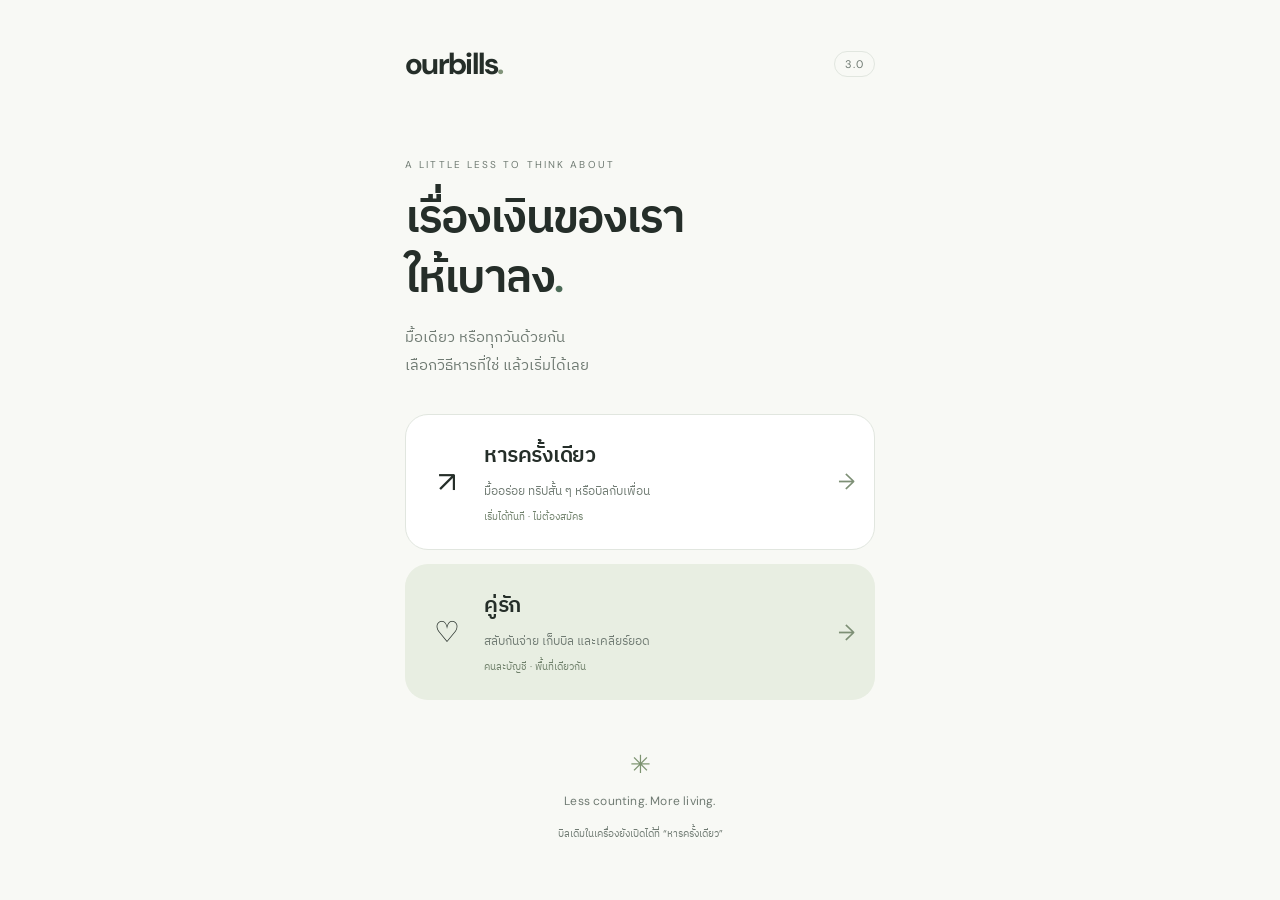
<file: index.html>
<!doctype html>
<html lang="th"><head><meta charset="utf-8"><meta name="viewport" content="width=device-width,initial-scale=1,viewport-fit=cover"><meta name="theme-color" content="#f8f9f5"><meta name="description" content="หารบิลครั้งเดียว หรือเก็บค่าใช้จ่ายด้วยกันในพื้นที่คู่รัก"><title>ourbills — ค่าใช้จ่ายที่เบาลง เมื่อแบ่งกัน</title><link rel="icon" href="shared-icon.svg" type="image/svg+xml"><link rel="apple-touch-icon" href="apple-touch-icon.png"><link rel="manifest" href="manifest.webmanifest"><link rel="stylesheet" href="shared.css"></head>
<body class="entry-page"><main class="entry-shell"><header><a href="/" class="brand">ourbills<span>.</span></a><span class="version">3.0</span></header><div class="eyebrow">A LITTLE LESS TO THINK ABOUT</div><h1 class="entry-title">เรื่องเงินของเรา<br>ให้เบาลง<span class="positive">.</span></h1><p class="entry-intro">มื้อเดียว หรือทุกวันด้วยกัน<br>เลือกวิธีหารที่ใช่ แล้วเริ่มได้เลย</p><div class="mode-list"><a class="mode-card" href="/split"><span class="mode-icon" aria-hidden="true">↗</span><span class="mode-body"><strong>หารครั้งเดียว</strong><span>มื้ออร่อย ทริปสั้น ๆ หรือบิลกับเพื่อน</span><small>เริ่มได้ทันที · ไม่ต้องสมัคร</small></span><span class="mode-arrow" aria-hidden="true">→</span></a><a class="mode-card couple-card" href="/shared"><span class="mode-icon" aria-hidden="true">♡</span><span class="mode-body"><strong>คู่รัก</strong><span>สลับกันจ่าย เก็บบิล และเคลียร์ยอด</span><small>คนละบัญชี · พื้นที่เดียวกัน</small></span><span class="mode-arrow" aria-hidden="true">→</span></a></div><footer class="entry-footer"><span class="tiny-mark">✳</span><p>Less counting. More living.</p><small>บิลเดิมในเครื่องยังเปิดได้ที่ “หารครั้งเดียว”</small></footer></main></body></html>
</file>
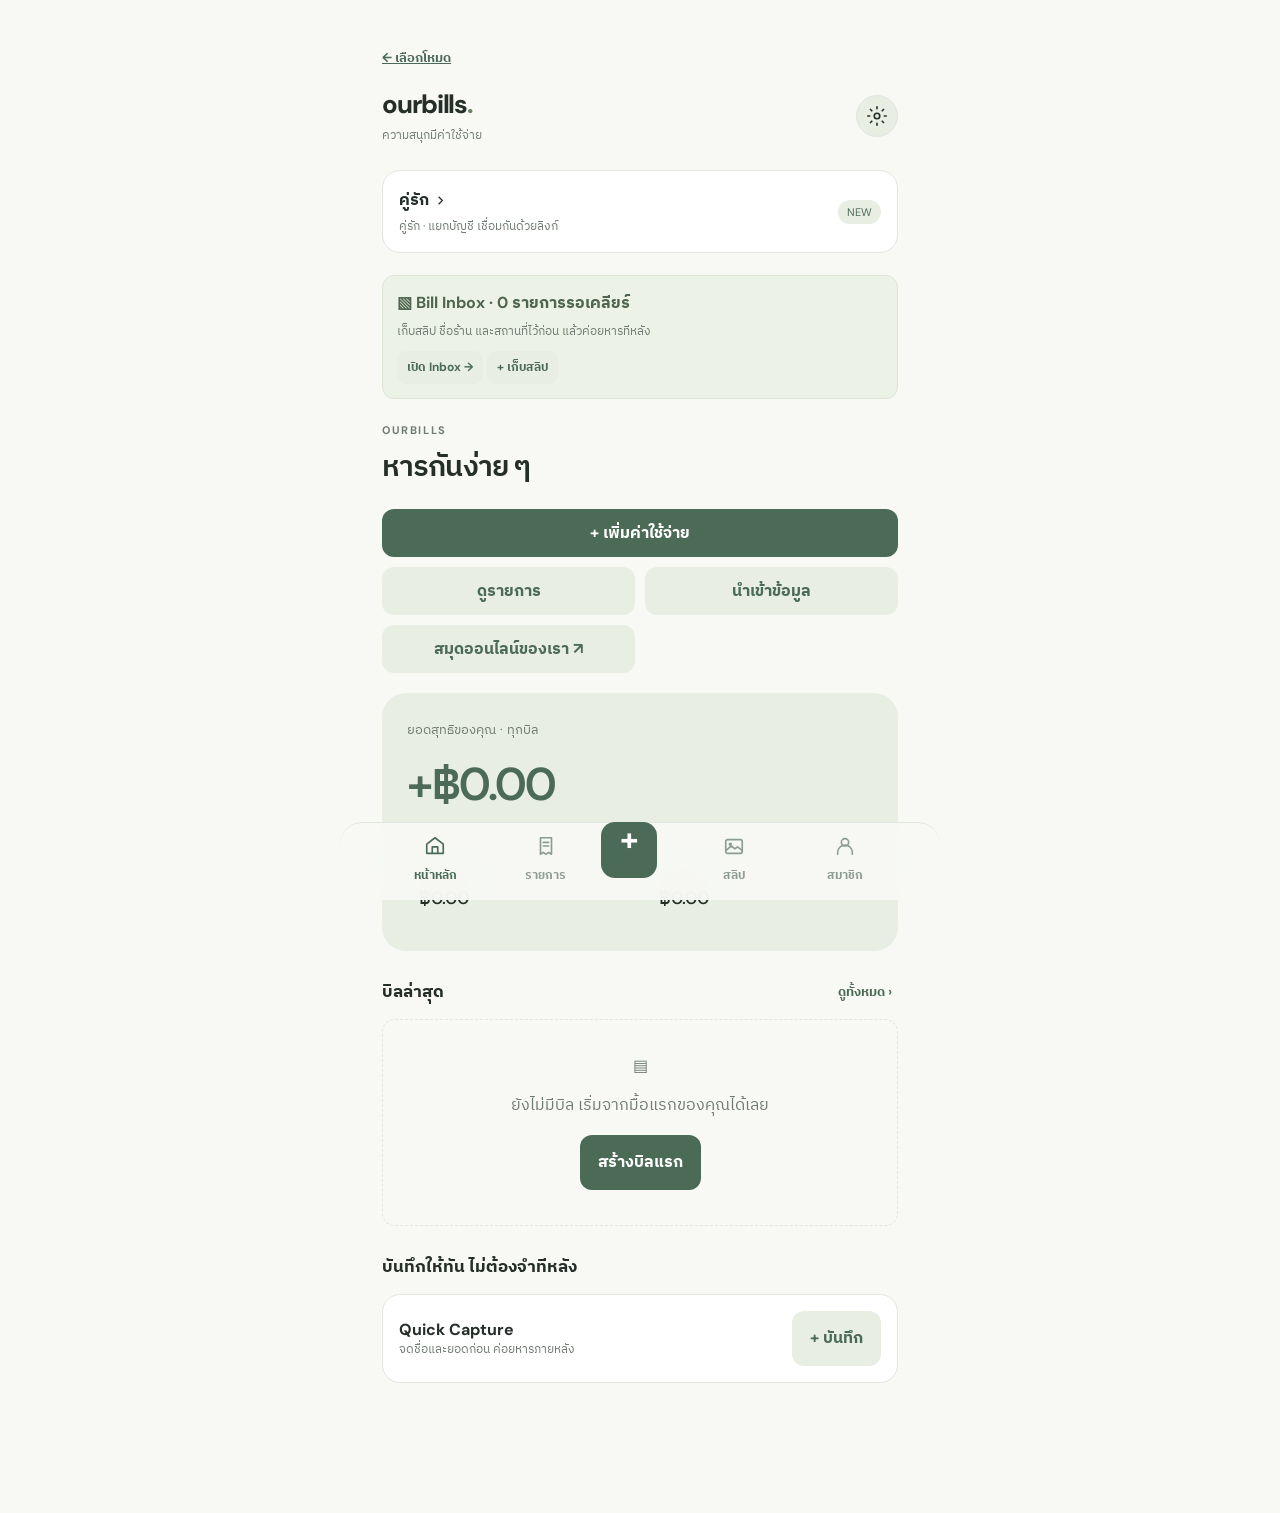
<file: split.html>
<!doctype html><html lang="th"><head><meta charset="utf-8"><meta name="viewport" content="width=device-width,initial-scale=1,viewport-fit=cover"><meta name="theme-color" content="#f8f9f5"><meta name="apple-mobile-web-app-capable" content="yes"><title>#ourbills — ความสนุกมีค่าใช้จ่าย</title><link rel="manifest" href="manifest.webmanifest"><link rel="apple-touch-icon" sizes="180x180" href="apple-touch-icon.png"><link rel="icon" type="image/svg+xml" href="ourbills-mark.svg"><link rel="icon" type="image/png" sizes="192x192" href="icon-192.png"><meta name="apple-mobile-web-app-title" content="ourbills"><meta name="apple-mobile-web-app-status-bar-style" content="black-translucent"><style>
@import url('https://fonts.googleapis.com/css2?family=IBM+Plex+Sans+Thai:wght@400;500;600;700&family=DM+Sans:wght@400;500;600;700;800&display=swap');
:root{--bg:#f7f6f1;--paper:#fff;--ink:#183b32;--muted:#83908a;--line:#e8ebe5;--accent:#235747;--gold:#d99b53;--red:#bd5b4e;--soft:#e9f0eb;--shadow:0 12px 35px #163b3010}*{box-sizing:border-box}body{margin:0;background:var(--bg);color:var(--ink);font-family:'DM Sans','IBM Plex Sans Thai',sans-serif;-webkit-font-smoothing:antialiased}button,input,select,textarea{font:inherit}button{cursor:pointer}button:disabled{opacity:.45;cursor:not-allowed}.shell{max-width:520px;margin:auto;min-height:100dvh;padding:24px 18px 116px}.top{display:flex;align-items:center;justify-content:space-between;margin-bottom:25px}.brand{font-size:26px;letter-spacing:-1.3px;font-weight:800}.tagline{font-size:12px;color:var(--muted)}.avatar{width:42px;height:42px;border-radius:15px;background:#e4ebe4;display:grid;place-items:center;font-size:21px}.eyebrow{font-size:11px;font-weight:700;letter-spacing:1.6px;color:#83968a;text-transform:uppercase}.heading{font-size:26px;letter-spacing:-.8px;margin:7px 0 18px}.hero{background:var(--accent);border-radius:26px;color:#fff;padding:24px;position:relative;overflow:hidden;box-shadow:var(--shadow)}.hero:after{content:'✳';font-size:160px;position:absolute;right:-30px;top:-70px;opacity:.08}.hero small{color:#d1dfd7}.big{font-size:39px;letter-spacing:-1.7px;font-weight:800;margin:8px 0 20px}.hero-stats{display:flex;gap:14px}.hero-stats>div{flex:1;background:#ffffff13;border-radius:14px;padding:12px}.hero-stats b{display:block;font-size:18px;margin-top:4px}.section{display:flex;align-items:center;justify-content:space-between;margin:27px 0 13px}.section h2{font-size:17px;margin:0}.link{border:0;background:none;color:var(--accent);font-weight:700;font-size:13px}.card{background:var(--paper);border:1px solid var(--line);border-radius:19px;padding:16px;box-shadow:0 2px 9px #163b3006;margin-bottom:10px}.bill{display:flex;align-items:center;gap:13px;width:100%;text-align:left;color:inherit}.bill-icon{width:46px;height:46px;border-radius:15px;background:#f1f1e9;display:grid;place-items:center;font-size:23px;flex-shrink:0}.bill-main{flex:1;min-width:0}.bill-main b{display:block;overflow:hidden;text-overflow:ellipsis;white-space:nowrap}.bill-main small,.muted{color:var(--muted);font-size:12px}.amount{font-weight:800;font-size:16px}.positive{color:#27775d}.negative{color:var(--red)}.empty{padding:35px 18px;text-align:center;color:var(--muted);background:#fff;border:1px dashed #d9e1d9;border-radius:20px}.nav{position:fixed;bottom:0;left:0;right:0;background:#ffffffee;backdrop-filter:blur(18px);border-top:1px solid var(--line);padding:9px 12px max(12px,env(safe-area-inset-bottom));display:flex;justify-content:center;z-index:30}.nav-inner{width:min(520px,100%);display:grid;grid-template-columns:1fr 1fr 78px 1fr 1fr;align-items:center}.nav button{border:0;background:none;color:#8d9c93;font-size:11px;font-weight:700;display:grid;justify-items:center;gap:3px}.nav button.active{color:var(--accent)}.nav .ico{font-size:23px}.nav .plus{width:56px;height:56px;border-radius:20px;background:var(--accent);color:white;font-size:32px;line-height:1;box-shadow:0 6px 18px #1b4c3c35;transform:translateY(-10px)}.btn{border:0;border-radius:14px;padding:14px 18px;font-weight:700;background:var(--accent);color:#fff}.btn.secondary{background:var(--soft);color:var(--accent)}.btn.ghost{background:#f5f5f1;color:var(--ink)}.btn.danger{background:#fcecea;color:var(--red)}.full{width:100%}.row{display:flex;align-items:center;gap:10px}.between{justify-content:space-between}.stack{display:grid;gap:12px}.field{display:grid;gap:7px}.field label{font-size:12px;color:#647a6e;font-weight:700}.field input,.field select,.field textarea{width:100%;border:1px solid #e1e7df;background:#fbfcfa;border-radius:13px;padding:13px;color:var(--ink);outline:0;min-width:0}.field input:focus,.field select:focus,.field textarea:focus{border-color:#7a9f88}.chips{display:flex;gap:7px;flex-wrap:wrap}.chip{border:1px solid #dce6dd;background:#fff;border-radius:30px;padding:8px 12px;font-size:12px;color:var(--ink)}.chip.selected{background:var(--accent);color:white;border-color:var(--accent)}.sheet-back{position:fixed;inset:0;background:#142d2688;z-index:40;display:flex;align-items:flex-end;justify-content:center}.sheet{width:min(520px,100%);max-height:94dvh;overflow:auto;background:var(--bg);border-radius:26px 26px 0 0;padding:20px 19px max(25px,env(safe-area-inset-bottom));box-shadow:0 -12px 40px #0002}.sheet-head{display:flex;justify-content:space-between;align-items:center;margin-bottom:19px}.sheet-head h2{margin:0;font-size:21px}.x{border:0;background:#e9ede7;border-radius:50%;width:32px;height:32px;color:var(--ink)}.person{display:flex;justify-content:space-between;align-items:center;border:1px solid var(--line);background:#fff;padding:11px 12px;border-radius:12px}.person input[type=checkbox]{width:20px;height:20px;accent-color:var(--accent)}.split-grid{display:grid;grid-template-columns:1fr 110px;align-items:center;gap:8px}.split-grid input{width:100%;padding:9px;border-radius:10px;border:1px solid var(--line)}.subtle{font-size:12px;color:var(--muted)}.tabs{display:flex;background:#e9eee8;padding:4px;border-radius:13px;gap:3px}.tabs button{flex:1;border:0;border-radius:10px;background:transparent;padding:10px 6px;font-size:12px;font-weight:700;color:#637a6c}.tabs button.active{background:white;color:var(--ink);box-shadow:0 2px 5px #0001}.divider{border-top:1px solid var(--line);margin:13px 0}.receipt{max-width:100%;max-height:150px;object-fit:contain;border-radius:12px}.pill{font-size:11px;padding:5px 9px;border-radius:30px;background:#e9f2e9;color:#347353}.alert{background:#fff4e4;border:1px solid #f0dcbb;padding:12px;border-radius:12px;color:#91642e;font-size:12px}.settle{background:#edf4ef;border-radius:15px;padding:13px;margin:9px 0}.smallbtn{border:0;border-radius:9px;padding:7px 10px;background:#e6ede7;color:var(--accent);font-weight:700;font-size:12px}.listline{padding:12px 0;border-bottom:1px solid var(--line)}.listline:last-child{border:0}.stat{font-size:13px}.stat strong{font-size:21px;display:block}.hidden{display:none!important}body.dark{--bg:#121a17;--paper:#1d2923;--ink:#f2f6f1;--muted:#a0aea5;--line:#334138;--soft:#2a4135;--accent:#356d57}body.dark .field input,body.dark .field select,body.dark .field textarea,body.dark .chip,body.dark .person,body.dark .tabs button.active{background:#25342b;color:#fff}body.dark .nav{background:#1b2721ee}body.dark .empty{background:#1d2923}body.dark .hero{background:#254d3d}body.dark .tabs{background:#29372e}@media(min-width:720px){.shell{padding-top:36px}.nav{left:50%;right:auto;width:520px;transform:translateX(-50%);border-radius:22px 22px 0 0}}
@media(max-width:390px){.brand{font-size:23px}.brand img{width:30px!important;height:30px!important}}

.inbox-toolbar{display:flex;gap:8px;margin:12px 0 18px}.inbox-toolbar .btn{flex:1}.inbox-card{display:grid;grid-template-columns:66px 1fr;gap:12px;align-items:start}.inbox-thumb{width:66px;height:72px;object-fit:cover;border-radius:12px;background:var(--soft)}.inbox-thumb.blank{display:grid;place-items:center;font-size:26px}.inbox-meta{min-width:0}.inbox-meta b{display:block;overflow:hidden;text-overflow:ellipsis;white-space:nowrap}.inbox-actions{display:flex;gap:7px;flex-wrap:wrap;margin-top:9px}.inbox-actions button{font-size:11px}.preview-large{width:100%;max-height:50vh;object-fit:contain;border-radius:15px;background:var(--soft)}.form-two{display:grid;grid-template-columns:1fr 1fr;gap:9px}.inbox-banner{background:#fff3df;border-radius:18px;padding:14px;margin:12px 0;color:#7c592b}.inbox-count{font-weight:800;color:var(--accent)}body.dark .inbox-banner{background:#3b3224;color:#efc88d}

/* ourbills charcoal / electric lime */
:root,body.dark{color-scheme:dark;--bg:#f8f9f5;--paper:#1e211f;--ink:#f5f2eb;--muted:#9da49e;--line:#343a35;--accent:#4c6b57;--gold:#4c6b57;--red:#ff9b91;--soft:#293025;--shadow:none}
body{background:var(--bg)}.shell{max-width:600px;padding:30px 22px 120px}.brand{letter-spacing:-1.1px}.brand img{display:none}.tagline{margin-top:5px}.avatar{background:#272c28;color:var(--ink);border:1px solid var(--line);border-radius:50%;font-size:18px}.heading{font-size:29px;font-weight:600;letter-spacing:-.9px}.eyebrow{color:var(--muted)}.hero,body.dark .hero{background:transparent;border:1px solid var(--line);border-radius:18px;color:var(--ink);padding:25px}.hero:after{display:none}.hero small{color:var(--muted)}.big{color:var(--accent);font-size:46px;font-weight:600;letter-spacing:-2px;font-variant-numeric:tabular-nums}.hero-stats>div{background:#ffffff04;border-radius:9px}.hero-stats b{color:var(--ink);font-weight:500}.card{box-shadow:none;border-radius:13px}.bill{background:transparent;border-width:0 0 1px;border-radius:0;padding:18px 0;margin:0}.bill-icon{background:#292e29;border-radius:11px;font-size:19px}.positive{color:var(--accent)}.btn,.nav .plus{color:#f8f9f5;border-radius:12px;box-shadow:none}.btn.secondary,.smallbtn{background:#2b3227;color:var(--accent)}.btn.ghost{background:#2b302c;color:var(--ink)}.btn.danger{background:#382521;color:var(--red)}.nav,body.dark .nav{background:#f8f9f5f5}.nav button.active{color:var(--accent)}.nav .plus{border-radius:14px}.field label{color:#b4bcb4}.field input,.field select,.field textarea,body.dark .field input,body.dark .field select,body.dark .field textarea,.chip,body.dark .chip,.person,body.dark .person,.split-grid input{background:#202521;color:var(--ink);border-color:var(--line);border-radius:10px}.field input:focus,.field select:focus,.field textarea:focus{border-color:var(--accent)}.chip.selected{color:#f8f9f5}.person input{accent-color:var(--accent)}.tabs,body.dark .tabs{background:#252b26}.tabs button{color:var(--muted)}.tabs button.active,body.dark .tabs button.active{background:#39432b;color:var(--accent);box-shadow:none}.empty,body.dark .empty{background:transparent;border-color:var(--line);border-radius:13px}.settle{background:#252e22;border:1px solid var(--line);border-radius:12px}.alert,.inbox-banner,body.dark .inbox-banner{background:#292d21;border:1px solid #414831;color:#cbd5af;border-radius:12px}.pill{background:#2d3726;color:var(--accent)}.sheet{background:var(--bg);border:1px solid var(--line);border-radius:18px 18px 0 0}.sheet-back{background:#0009}.x{background:#2b302c;color:var(--ink)}.inbox-toolbar{flex-wrap:wrap}.inbox-toolbar .btn{min-width:140px}.inbox-banner{margin-bottom:24px}.amount{font-variant-numeric:tabular-nums}.scan-status{color:var(--accent);font-size:13px;padding:10px 0}button:focus-visible{outline:2px solid var(--accent);outline-offset:3px}@media(min-width:720px){.nav{width:600px}.shell{padding-top:46px}}@media(prefers-reduced-motion:no-preference){.card,.btn{transition:background .15s}.btn:hover{filter:brightness(1.07)}}

/* Basic-first navigation: keep primary tasks visible on small phones */
.quick-actions{display:grid;grid-template-columns:1fr 1fr;gap:10px;margin:16px 0 20px}.quick-actions .btn{min-height:48px;white-space:normal;padding:10px 8px}.quick-actions .btn:first-child{grid-column:1/-1}.nav-inner button:not(.plus){font-size:12px;min-width:0}.nav-inner button .ico{font-size:20px}@media(max-width:360px){.nav-inner button:not(.plus){font-size:11px}}
.nav .ico svg{width:22px;height:22px;fill:none;stroke:currentColor;stroke-width:1.8;stroke-linecap:round;stroke-linejoin:round}.import-person{display:flex;align-items:center;gap:12px;padding:14px;border:1px solid var(--line);border-radius:14px;background:var(--paper);font-weight:600;min-height:52px}.import-person input{width:19px;height:19px;accent-color:var(--accent)}.import-summary{padding:15px;border-radius:15px;background:var(--soft)}.nav button{min-height:44px}.btn{min-height:46px}@media(max-width:390px){.nav-inner{grid-template-columns:1fr 1fr 64px 1fr 1fr}.nav .plus{width:50px;height:50px}}.net-hero{margin-top:16px}.net-hero .big{margin:5px 0 2px}.net-title{font-weight:700;font-size:16px;margin-bottom:12px}.net-transfer{display:flex;align-items:center;gap:10px;flex-wrap:wrap;padding:10px 0;border-top:1px solid #ffffff26}.net-transfer span{flex:1;min-width:130px}.net-transfer .smallbtn{white-space:nowrap}.net-foot{font-size:12px;opacity:.75;margin-top:10px}.net-warning{font-size:12px;padding:8px 0}.expense-compact{padding:14px 16px;margin-bottom:10px}.expense-main{min-width:0;flex:1}.expense-side{text-align:right;white-space:nowrap}.expense-side .link{display:block;margin-left:auto}.expense-note{margin-top:4px;overflow:hidden;text-overflow:ellipsis;white-space:nowrap;max-width:220px}.receipt-details{margin-top:8px;font-size:12px}.receipt-details summary{cursor:pointer;color:var(--accent);font-weight:600;list-style:none}.receipt-details summary:before{content:'▧ ';}.receipt-details .receipt{margin-top:10px;max-height:420px;object-fit:contain}.dark .receipt-details summary{color:#d6fa71}</style><style>:root,body.dark{color-scheme:light;--bg:#f8f9f5;--paper:#fff;--ink:#252e29;--muted:#707b73;--line:#e1e6df;--accent:#4c6b57;--gold:#6c8263;--red:#b3453a;--soft:#e8eee2}.shell{max-width:560px}.hero,body.dark .hero{background:#e8eee2;border:0;border-radius:24px}.btn,.nav .plus,.chip.selected{color:white}.avatar,.bill-icon,.btn.secondary,.smallbtn,.btn.ghost,.x,.pill{background:#e8eee2}.field input,.field select,.field textarea,body.dark .field input,body.dark .field select,body.dark .field textarea,.chip,body.dark .chip,.person,body.dark .person,.split-grid input{background:white;font-size:16px;min-height:46px}.field label{color:#59685b}.tabs,body.dark .tabs,.settle{background:#edf2e7}.tabs button.active,body.dark .tabs button.active{background:white}.alert,.inbox-banner,body.dark .inbox-banner{background:#edf2e7;border-color:#dde6d4;color:#4f654d}.nav,body.dark .nav{background:#f8f9f5ed}.btn.danger{background:#f8eae7}.card{border-radius:18px}.receipt{border-radius:14px}.sheet{border-radius:25px 25px 0 0}.field input[type=file]{font-size:12px;padding:9px}.field input[type=file]::file-selector-button{font:inherit;border:0;background:#e8eee2;color:#425e42;border-radius:10px;padding:11px 14px;margin-right:12px;cursor:pointer}</style></head><body><main class="shell"><a href="/" class="link" style="display:inline-block;margin-bottom:18px">← เลือกโหมด</a><header class="top"><div><div class="brand"><img src="icon.svg" alt="" style="width:35px;height:35px;border-radius:10px;vertical-align:middle;margin-right:7px">ourbills<span style="color:var(--gold)">.</span></div><div class="tagline">ความสนุกมีค่าใช้จ่าย</div></div><button class="avatar" onclick="openSettings()" aria-label="ตั้งค่า"><svg viewBox="0 0 24 24" width="22" height="22" fill="none" stroke="currentColor" stroke-width="1.8" stroke-linecap="round" stroke-linejoin="round"><circle cx="12" cy="12" r="3"/><path d="M12 2v2m0 16v2M4.9 4.9l1.4 1.4m11.4 11.4 1.4 1.4M2 12h2m16 0h2M4.9 19.1l1.4-1.4M17.7 6.3l1.4-1.4"/></svg></button></header><a href="/shared" class="card row between" style="text-decoration:none;color:var(--ink);margin-bottom:22px"><span><b>คู่รัก <svg viewBox="0 0 24 24" width="15" height="15" style="vertical-align:middle" fill="none" stroke="currentColor" stroke-width="2"><path d="m9 18 6-6-6-6"/></svg></b><br><small class="muted">คู่รัก · แยกบัญชี เชื่อมกันด้วยลิงก์</small></span><span class="pill">NEW</span></a><div id="view"></div></main><nav class="nav" aria-label="เมนูหลัก"><div class="nav-inner"><button id="nav-home" onclick="go('home')"><span class="ico"><svg viewBox="0 0 24 24"><path d="m3 10 9-7 9 7v10H3zM9 20v-7h6v7"/></svg></span>หน้าหลัก</button><button id="nav-bills" onclick="go('bills')"><span class="ico"><svg viewBox="0 0 24 24"><path d="M6 3h12v18l-3-2-3 2-3-2-3 2zM9 8h6M9 12h6"/></svg></span>รายการ</button><button class="plus" onclick="openExpense()" aria-label="เพิ่มค่าใช้จ่าย">+</button><button id="nav-inbox" onclick="go('inbox')" class="nav-secondary"><span class="ico"><svg viewBox="0 0 24 24"><rect x="3" y="5" width="18" height="15" rx="2"/><circle cx="8" cy="10" r="1"/><path d="m3 17 6-5 4 3 3-2 5 4"/></svg></span>สลิป</button><button id="nav-people" onclick="go('people')"><span class="ico"><svg viewBox="0 0 24 24"><circle cx="12" cy="8" r="4"/><path d="M4 21v-2a8 8 0 0 1 16 0v2"/></svg></span>สมาชิก</button></div></nav><div id="modal"></div><script>
const KEY='ourbills_v2_data';const $=s=>document.querySelector(s);const uid=()=>crypto.randomUUID?crypto.randomUUID():String(Date.now()+Math.random());const esc=s=>String(s??'').replace(/[&<>"']/g,c=>({'&':'&amp;','<':'&lt;','>':'&gt;','"':'&quot;',"'":'&#39;'}[c]));const money=n=>'฿'+(Math.round((Number(n)||0)*100)/100).toLocaleString('th-TH',{minimumFractionDigits:2,maximumFractionDigits:2});const today=()=>new Date(Date.now()-new Date().getTimezoneOffset()*60000).toISOString().slice(0,10);const datefmt=s=>new Date(s+'T12:00:00').toLocaleDateString('th-TH',{day:'numeric',month:'short',year:'numeric'});let state={version:2,people:[{id:'me',name:'เรา'}],bills:[],activeBill:null,theme:'light'};try{const s=JSON.parse(localStorage.getItem(KEY));if(s&&Array.isArray(s.people)&&Array.isArray(s.bills))state={...state,...s}}catch{}let page='home',billId=null,editing=null,receiptData=null,splitMode='equal',selected=[],custom={},percentage={},draftPayer='me';const persist=()=>{try{localStorage.setItem(KEY,JSON.stringify(state));return true}catch(e){alert('พื้นที่จัดเก็บเต็ม กรุณาสำรองข้อมูลและลดขนาดรูปสลิป');return false}};const person=id=>state.people.find(p=>p.id===id)?.name||'ไม่ทราบชื่อ';const bill=id=>state.bills.find(b=>b.id===id);const current=()=>bill(billId||state.activeBill);const total=b=>(b.items||[]).reduce((s,i)=>s+i.amount,0);const cents=n=>Math.round(Number(n||0)*100);function balances(b){let map=Object.fromEntries(state.people.map(p=>[p.id,0]));for(const i of b.items||[]){map[i.payer]=(map[i.payer]||0)+cents(i.amount);for(const [p,a] of Object.entries(i.shares||{}))map[p]=(map[p]||0)-cents(a)}for(const s of b.settlements||[]){map[s.from]=(map[s.from]||0)+cents(s.amount);map[s.to]=(map[s.to]||0)-cents(s.amount)}return map}function transfers(b){const m=balances(b);let pos=Object.entries(m).filter(([,v])=>v>0).map(([id,v])=>({id,v}));let neg=Object.entries(m).filter(([,v])=>v<0).map(([id,v])=>({id,v:-v}));let out=[];let i=0,j=0;while(i<neg.length&&j<pos.length){const v=Math.min(neg[i].v,pos[j].v);if(v>0)out.push({from:neg[i].id,to:pos[j].id,amount:v/100});neg[i].v-=v;pos[j].v-=v;if(!neg[i].v)i++;if(!pos[j].v)j++}return out}function balanceMine(){let v=0;for(const b of state.bills)v+=(balances(b).me||0)/100;return v}function go(p,id){page=p;if(id){billId=id;state.activeBill=id;persist()}render();scrollTo(0,0)}function render(){document.body.classList.toggle('dark',state.theme==='dark');for(const p of ['home','bills','people'])$('#nav-'+p).classList.toggle('active',page===p||page==='detail'&&p==='bills');$('#view').innerHTML=page==='home'?home():page==='bills'?billsView():page==='people'?peopleView():detailView()}function home(){const bal=balanceMine(),receive=state.bills.reduce((s,b)=>s+Math.max(0,(balances(b).me||0)/100),0),owe=state.bills.reduce((s,b)=>s+Math.max(0,-(balances(b).me||0)/100),0);return `<div class="eyebrow">OURBILLS</div><h1 class="heading">หารกันง่าย ๆ</h1><div class="quick-actions"><button class="btn" onclick="openExpense()">+ เพิ่มค่าใช้จ่าย</button><button class="btn secondary" onclick="go('bills')">ดูรายการ</button><button class="btn secondary" onclick="openSettings()">นำเข้าข้อมูล</button><a class="btn secondary" href="/shared" style="text-decoration:none;display:inline-flex;align-items:center;justify-content:center">สมุดออนไลน์ของเรา ↗</a></div><section class="hero"><small>ยอดสุทธิของคุณ · ทุกบิล</small><div class="big">${bal>=0?'+':'−'}${money(Math.abs(bal))}</div><div class="hero-stats"><div><small>↙ รอรับเงิน</small><b>${money(receive)}</b></div><div><small>↗ ต้องจ่าย</small><b>${money(owe)}</b></div></div></section><div class="section"><h2>บิลล่าสุด</h2><button class="link" onclick="go('bills')">ดูทั้งหมด ›</button></div>${state.bills.length?state.bills.slice().sort((a,b)=>b.created.localeCompare(a.created)).slice(0,5).map(b=>billCard(b)).join(''):`<div class="empty">▤<p>ยังไม่มีบิล เริ่มจากมื้อแรกของคุณได้เลย</p><button class="btn" onclick="openBill()">สร้างบิลแรก</button></div>`}<div class="section"><h2>บันทึกให้ทัน ไม่ต้องจำทีหลัง</h2></div><div class="card"><div class="row between"><div><b>Quick Capture</b><div class="subtle">จดชื่อและยอดก่อน ค่อยหารภายหลัง</div></div><button class="btn secondary" onclick="openExpense()">+ บันทึก</button></div></div>`}function billCard(b){const v=(balances(b).me||0)/100;return `<button class="card bill" onclick="go('detail','${b.id}')"><span class="bill-icon">${'▤'}</span><span class="bill-main"><b>${esc(b.name)}</b><small>${datefmt(b.date)} · ${b.items.length} รายการ · ${b.participants.length} คน</small></span><span style="text-align:right"><span class="amount ${v>0?'positive':v<0?'negative':''}">${v>0?'+':v<0?'−':''}${money(Math.abs(v))}</span><br><small class="muted">${b.items.some(i=>!Object.keys(i.shares||{}).length)?'รอหาร':transfers(b).length?'รอเคลียร์':'เคลียร์แล้ว'}</small></span></button>`}function billsView(){return `<div class="row between"><div><div class="eyebrow">YOUR BILL BOOKS</div><h1 class="heading">สมุดบิลของเรา</h1></div><button class="btn secondary" onclick="openBill()">+ สร้างบิล</button></div>${state.bills.length?state.bills.slice().sort((a,b)=>b.created.localeCompare(a.created)).map(billCard).join(''):`<div class="empty">ยังไม่มีบิลที่บันทึกไว้</div>`}`}function peopleView(){return `<div class="row between"><div><div class="eyebrow">YOUR CIRCLE</div><h1 class="heading">คนของเรา</h1></div><button class="btn secondary" onclick="openPerson()">+ เพิ่มคน</button></div><p class="subtle">เพิ่มครั้งเดียว ใช้ซ้ำได้ทุกบิล</p>${state.people.map(p=>`<div class="card row between"><div class="row"><span class="bill-icon">${esc(p.name.slice(0,1))}</span><b>${esc(p.name)}</b></div>${p.id!=='me'?`<button class="smallbtn" onclick="openPerson('${p.id}')">แก้ไข</button>`:'<span class="pill">บัญชีของฉัน</span>'}</div>`).join('')}`}function detailView(){const b=current();if(!b)return billsView();const tr=transfers(b),unassigned=b.items.filter(i=>!Object.keys(i.shares||{}).length),mine=(balances(b).me||0)/100;const netTitle=tr.length===0?(unassigned.length?'ยังมีรายการรอหาร':'เคลียร์กันครบแล้ว'):tr.length===1?esc(person(tr[0].from))+' ต้องโอนให้ '+esc(person(tr[0].to)):'ยอดโอนคงเหลือ';const netAmount=tr.reduce((s,t)=>s+t.amount,0);return `<button class="link" onclick="go('bills')">‹ บิลทั้งหมด</button><div class="row between" style="margin-top:12px"><div><div class="eyebrow">${datefmt(b.date)}</div><h1 class="heading">${esc(b.name)}</h1></div><button class="smallbtn" onclick="openBill('${b.id}')">แก้ไข</button></div><section class="hero net-hero"><small>ยอดสุทธิที่ยังไม่ได้เคลียร์</small><div class="big">${money(netAmount)}</div><div class="net-title">${netTitle}</div>${tr.map(t=>`<div class="net-transfer"><span>${esc(person(t.from))} → ${esc(person(t.to))}</span><b>${money(t.amount)}</b><button class="smallbtn" onclick="openSettle('${t.from}','${t.to}',${t.amount})">บันทึกโอน</button></div>`).join('')}${unassigned.length?`<div class="net-warning">มี ${unassigned.length} รายการรอหาร ยอดนี้อาจยังไม่ครบ</div>`:''}<div class="net-foot">ยอดใช้จ่ายรวม ${money(total(b))} · ${b.items.length} รายการ</div></section><div class="section"><h2>รายการที่จ่าย</h2><button class="link" onclick="openExpense(null,'${b.id}')">+ เพิ่มรายการ</button></div>${b.items.length?b.items.map(i=>`<div class="card expense-compact"><div class="row between"><div class="expense-main"><b>${esc(i.name)}</b><div class="subtle">${esc(person(i.payer))} จ่าย · ${datefmt(i.date)} · ${Object.keys(i.shares||{}).length?'หารแล้ว':'รอหาร'}</div>${i.note?`<div class="subtle expense-note">${esc(i.note)}</div>`:''}</div><div class="expense-side"><b>${money(i.amount)}</b><button class="link" onclick="openExpense('${i.id}','${b.id}')">แก้ไข</button></div></div>${i.receipt?`<details class="receipt-details"><summary>ดูสลิปที่แนบ</summary><img class="receipt" src="${i.receipt}" alt="สลิปของรายการ" loading="lazy"></details>`:''}</div>`).join(''):`<div class="empty">ยังไม่มีรายการจ่าย</div>`}${unassigned.length?`<div class="alert">มี ${unassigned.length} รายการที่ยังไม่ได้แบ่งยอด สามารถกลับมาแก้ไขภายหลังได้</div>`:''}<div class="section"><h2>ประวัติการคืนเงิน</h2></div>${(b.settlements||[]).length?b.settlements.map(s=>`<div class="card row between"><div><b>${esc(person(s.from))} → ${esc(person(s.to))}</b><div class="subtle">${datefmt(s.date)}</div></div><div><b>${money(s.amount)}</b> <button class="smallbtn" onclick="deleteSettlement('${s.id}')">ลบ</button></div></div>`).join(''):'<div class="subtle">ยังไม่มีรายการคืนเงิน</div>'}<div class="section"><button class="link" onclick="shareBill()">แชร์สรุป</button><button class="link" onclick="exportOneBill()">ส่งออกบิล JSON</button><button class="link" style="color:var(--red)" onclick="deleteBill()">ลบบิล</button></div>`}function modal(html){$('#modal').innerHTML=`<div class="sheet-back" onclick="if(event.target===this)closeModal()"><section class="sheet">${html}</section></div>`}function closeModal(){$('#modal').innerHTML=''}function header(t){return `<div class="sheet-head"><h2>${t}</h2><button class="x" onclick="closeModal()">✕</button></div>`}function openBill(id){const b=id?bill(id):null;modal(`${header(b?'แก้ไขบิล':'สร้างบิลใหม่')}<form class="stack" onsubmit="saveBill(event,'${id||''}')"><div class="field"><label>ชื่อบิล / ชื่อทริป</label><input name="name" required maxlength="100" placeholder="เช่น Dinner with แฟน" value="${esc(b?.name||'')}"></div><div class="field"><label>วันที่</label><input name="date" type="date" required value="${b?.date||today()}"></div><div class="field"><label>ไอคอน</label><select name="emoji">${['🍽️','☕','🍻','🚗','🏝️','🎬','🛍️','🏠'].map(x=>`<option ${b?.emoji===x?'selected':''}>${x}</option>`).join('')}</select></div><label class="subtle">สมาชิกในบิล (เพิ่มคนได้ที่หน้า People)</label>${state.people.map(p=>`<label class="person"><span>${esc(p.name)}</span><input type="checkbox" name="members" value="${p.id}" ${!b||b.participants.includes(p.id)?'checked':''}></label>`).join('')}<button class="btn full">${b?'บันทึกการแก้ไข':'สร้างบิล'}</button></form>`)}function saveBill(e,id){e.preventDefault();const f=new FormData(e.target),members=f.getAll('members');if(!members.length)return alert('เลือกสมาชิกอย่างน้อยหนึ่งคน');if(id){const b=bill(id);Object.assign(b,{name:f.get('name').trim(),date:f.get('date'),emoji:f.get('emoji'),participants:members})}else{const b={id:uid(),name:f.get('name').trim(),date:f.get('date'),emoji:f.get('emoji'),participants:members,items:[],settlements:[],created:new Date().toISOString()};state.bills.push(b);billId=b.id;state.activeBill=b.id}persist();closeModal();go('detail',id||billId)}function openPerson(id){const p=state.people.find(p=>p.id===id);modal(`${header(p?'แก้ไขชื่อ':'เพิ่มคน')}<form class="stack" onsubmit="savePerson(event,'${id||''}')"><div class="field"><label>ชื่อที่ใช้ในการหารเงิน</label><input name="name" required maxlength="50" placeholder="เช่น แฟน, ต้น, มาย" value="${esc(p?.name||'')}"></div><button class="btn full">บันทึก</button></form>`)}function savePerson(e,id){e.preventDefault();const name=new FormData(e.target).get('name').trim();if(!name)return;if(state.people.some(p=>p.id!==id&&p.name.toLowerCase()===name.toLowerCase()))return alert('มีชื่อนี้แล้ว');if(id)state.people.find(p=>p.id===id).name=name;else state.people.push({id:uid(),name});persist();closeModal();render()}
function openExpense(id,bid){editing=id||null;const b=bid?bill(bid):current(),i=id?b?.items.find(x=>x.id===id):null;receiptData=i?.receipt||null;splitMode=i?(!Object.keys(i.shares||{}).length?'later':'custom'):'equal';selected=i?Object.keys(i.shares||{}):(b?.participants||state.people.map(p=>p.id));custom={...(i?.shares||{})};draftPayer=i?.payer||'me';const options=state.bills.map(x=>`<option value="${x.id}" ${x.id===b?.id?'selected':''}>${esc(x.name)}</option>`).join('');modal(`${header(i?'แก้ไขรายการ':'เพิ่มค่าใช้จ่าย')}<form id="expenseForm" class="stack" onsubmit="saveExpense(event)"><div class="field"><label>บิลที่ต้องการบันทึก</label><select id="expenseBill" onchange="changeExpenseBill()"><option value="">— เลือกบิล —</option>${options}</select></div>${!state.bills.length?`<div class="alert">สร้างบิลก่อนบันทึกรายการ <button type="button" class="smallbtn" onclick="openBill()">สร้างบิล</button></div>`:''}<div class="field"><label>ยอดเงิน (บาท)</label><input id="expenseAmount" name="amount" type="number" min="0.01" step="0.01" inputmode="decimal" required placeholder="0.00" value="${i?.amount??''}" oninput="renderShares()" style="font-size:27px;font-weight:800"></div><div class="field"><label>ชื่อรายการ</label><input name="name" maxlength="120" required placeholder="เช่น ชาบู + เครื่องดื่ม" value="${esc(i?.name||'')}"></div><div class="chips">${['🍽️ อาหาร','☕ กาแฟ','🚕 เดินทาง','🎬 ดูหนัง','🛍️ ช้อปปิ้ง'].map(s=>`<button type="button" class="chip" onclick="document.querySelector('[name=name]').value='${s}'">${s}</button>`).join('')}</div><div class="field"><label>ใครจ่ายก่อน</label><select id="payer" onchange="draftPayer=this.value">${state.people.map(p=>`<option value="${p.id}" ${draftPayer===p.id?'selected':''}>${esc(p.name)}</option>`).join('')}</select></div><div class="field"><label>วันที่</label><input type="date" name="date" required value="${i?.date||today()}"></div><div class="field"><label>โน้ต / ร้าน / สถานที่ (ไม่บังคับ)</label><textarea name="note" rows="2" placeholder="จำไว้ว่าจ่ายอะไร ที่ไหน">${esc(i?.note||'')}</textarea></div><div class="field"><label>รูปสลิป (ไม่บังคับ)</label><input type="file" accept="image/*" onchange="loadReceipt(this)"><button type="button" class="btn secondary" id="scanReceipt" onclick="scanExpenseReceipt(this)">อ่านยอดจากรูป</button><div id="ocrStatus" role="status" class="scan-status"></div><div id="receiptPreview">${receiptData?`<img class="receipt" src="${receiptData}"><button type="button" class="smallbtn" onclick="receiptData=null;$('#receiptPreview').innerHTML=''">ลบรูป</button>`:''}</div></div><div class="field"><label>วิธีหารเงิน</label><div class="tabs">${[['equal','หารเท่ากัน'],['custom','กำหนดยอด'],['percent','เปอร์เซ็นต์'],['later','ค่อยหาร']].map(([v,t])=>`<button type="button" class="${splitMode===v?'active':''}" onclick="setSplit('${v}')">${t}</button>`).join('')}</div></div><div id="shares"></div><button class="btn full" ${!state.bills.length?'disabled':''}>${i?'บันทึกการแก้ไข':'บันทึกรายการ'}</button>${i?`<button type="button" class="btn danger full" onclick="deleteExpense('${i.id}')">ลบรายการนี้</button>`:''}</form>`);if(!b&&state.bills.length)$('#expenseBill').value=state.bills[0].id;renderShares()}
function changeExpenseBill(){selected=bill($('#expenseBill').value)?.participants||[];custom={};renderShares()}function setSplit(v){splitMode=v;document.querySelectorAll('.tabs button').forEach(x=>x.classList.toggle('active',x.textContent===({equal:'หารเท่ากัน',custom:'กำหนดยอด',percent:'เปอร์เซ็นต์',later:'ค่อยหาร'}[v])));renderShares()}function renderShares(){const el=$('#shares');if(!el)return;const b=bill($('#expenseBill')?.value);if(splitMode==='later'){el.innerHTML='<div class="alert">บันทึกไว้ก่อนโดยยังไม่หารยอด แล้วค่อยกลับมาแก้ไขได้</div>';return}if(!b){el.innerHTML='<div class="subtle">เลือกบิลก่อน</div>';return}const members=[...new Set([...b.participants,...selected])].filter(id=>state.people.some(p=>p.id===id));el.innerHTML=`<div class="field"><label>ใครร่วมรายการนี้บ้าง?</label>${members.map(id=>`<div class="person"><label class="row"><input type="checkbox" ${selected.includes(id)?'checked':''} onchange="toggleMember('${id}',this.checked)"><span>${esc(person(id))}</span></label>${selected.includes(id)&&splitMode!=='equal'?`<div style="width:112px"><input type="number" min="0" step="0.01" inputmode="decimal" placeholder="${splitMode==='percent'?'%':'บาท'}" value="${custom[id]??''}" oninput="custom['${id}']=this.value;updateShareSummary()"></div>`:''}</div>`).join('')}</div><div class="subtle" id="shareSummary"></div>`;updateShareSummary()}function toggleMember(id,v){selected=v?[...new Set([...selected,id])]:selected.filter(x=>x!==id);renderShares()}function updateShareSummary(){const el=$('#shareSummary');if(!el)return;const amount=cents($('#expenseAmount')?.value)/100;if(splitMode==='equal'){el.textContent=selected.length?`หาร ${selected.length} คน · คนละประมาณ ${money(amount/selected.length)}`:'กรุณาเลือกคนหาร';return}const sum=selected.reduce((s,id)=>s+(Number(custom[id])||0),0);el.textContent=splitMode==='percent'?`รวม ${sum.toFixed(2)}% (ต้องครบ 100%)`:`รวม ${money(sum)} จาก ${money(amount)}`;el.style.color=Math.abs(sum-(splitMode==='percent'?100:amount))>.009?'#bd5b4e':'#27775d'}function calcShares(amount){if(splitMode==='later')return {};if(!selected.length)throw Error('กรุณาเลือกคนหาร');const sum=cents(amount);if(splitMode==='equal'){let each=Math.floor(sum/selected.length),rem=sum-each*selected.length;return Object.fromEntries(selected.map((id,n)=>[id,(each+(n<rem?1:0))/100]))}if(splitMode==='custom'){const vals=selected.map(id=>cents(custom[id]));if(vals.some(v=>v<0)||vals.reduce((a,b)=>a+b,0)!==sum)throw Error('ยอดที่แบ่งแต่ละคนต้องรวมเท่ากับยอดทั้งหมด');return Object.fromEntries(selected.map((id,n)=>[id,vals[n]/100]))}const vals=selected.map(id=>Number(custom[id]));if(vals.some(v=>!Number.isFinite(v)||v<0)||Math.abs(vals.reduce((a,b)=>a+b,0)-100)>.001)throw Error('เปอร์เซ็นต์ต้องรวมกันเท่ากับ 100');const raw=vals.map(v=>sum*v/100),parts=raw.map(Math.floor);let remain=sum-parts.reduce((a,b)=>a+b,0);const order=raw.map((v,n)=>({n,frac:v-parts[n]})).sort((a,b)=>b.frac-a.frac);for(let k=0;k<remain;k++)parts[order[k].n]++;return Object.fromEntries(selected.map((id,n)=>[id,parts[n]/100]))}function saveExpense(e){e.preventDefault();const f=new FormData(e.target),b=bill($('#expenseBill').value),amount=Number(f.get('amount'));if(!b)return alert('กรุณาเลือกบิล');if(!(amount>0)||!Number.isFinite(amount))return alert('กรุณาใส่ยอดเงิน');let shares;try{shares=calcShares(amount)}catch(err){return alert(err.message)}const record={id:editing||uid(),name:String(f.get('name')).trim(),amount:Math.round(amount*100)/100,payer:$('#payer').value,date:f.get('date'),note:f.get('note'),receipt:receiptData,shares};if(!record.name)return alert('ใส่ชื่อรายการ');if(editing){const old=b.items.findIndex(i=>i.id===editing);if(old<0)return alert('ไม่พบรายการเดิม');b.items[old]=record}else b.items.push(record);if(!persist())return;closeModal();go('detail',b.id)}function loadReceipt(input){const file=input.files?.[0];if(!file)return;if(file.size>15*1024*1024)return alert('รูปใหญ่เกินไป (สูงสุด 15 MB)');const reader=new FileReader();reader.onload=()=>{const img=new Image();img.onload=()=>{const c=document.createElement('canvas'),scale=Math.min(1,1100/Math.max(img.width,img.height));c.width=Math.round(img.width*scale);c.height=Math.round(img.height*scale);c.getContext('2d').drawImage(img,0,0,c.width,c.height);receiptData=c.toDataURL('image/jpeg',.7);$('#receiptPreview').innerHTML=`<img class="receipt" src="${receiptData}"><button type="button" class="smallbtn" onclick="receiptData=null;$('#receiptPreview').innerHTML=''">ลบรูป</button>`;scanExpenseReceipt(document.getElementById('scanReceipt'))};img.src=reader.result};reader.readAsDataURL(file)}function deleteExpense(id){if(!confirm('ลบรายการนี้?'))return;const b=bill($('#expenseBill').value);b.items=b.items.filter(i=>i.id!==id);persist();closeModal();go('detail',b.id)}function openSettle(from,to,amount){modal(`${header('บันทึกการคืนเงิน')}<form class="stack" onsubmit="saveSettle(event,'${from}','${to}')"><p>${esc(person(from))} โอนให้ ${esc(person(to))}</p><div class="field"><label>จำนวนเงิน (บาท)</label><input name="amount" type="number" min="0.01" step="0.01" value="${amount.toFixed(2)}" required></div><div class="field"><label>วันที่โอน</label><input name="date" type="date" value="${today()}" required></div><button class="btn full">บันทึกยอดคืนเงิน</button></form>`)}function saveSettle(e,from,to){e.preventDefault();const f=new FormData(e.target),amount=Number(f.get('amount')),b=current();if(!Number.isFinite(amount)||amount<=0)return alert('ยอดไม่ถูกต้อง');const outstanding=transfers(b).find(t=>t.from===from&&t.to===to)?.amount||0;if(cents(amount)>cents(outstanding))return alert('ยอดคืนมากกว่ายอดค้าง');b.settlements.push({id:uid(),from,to,amount:Math.round(amount*100)/100,date:f.get('date')});persist();closeModal();render()}function deleteSettlement(id){if(!confirm('ยกเลิกประวัติคืนเงินรายการนี้?'))return;const b=current();b.settlements=b.settlements.filter(s=>s.id!==id);persist();render()}function deleteBill(){if(!confirm('ลบบิลและรายการทั้งหมดในบิลนี้อย่างถาวร?'))return;state.bills=state.bills.filter(b=>b.id!==current().id);billId=null;state.activeBill=state.bills[0]?.id||null;persist();go('bills')}function summaryText(b){return `#ourbills · ${b.name}\n${datefmt(b.date)}\nยอดรวม ${money(total(b))}\n\n${b.items.map(i=>`${i.name}: ${money(i.amount)} (${person(i.payer)} จ่าย)`).join('\n')}\n\nยอดที่ต้องโอน\n${transfers(b).map(t=>`${person(t.from)} → ${person(t.to)} ${money(t.amount)}`).join('\n')||'เคลียร์แล้ว'}${b.items.some(i=>!Object.keys(i.shares||{}).length)?'\n* ยังมีรายการที่รอหาร':''}`}async function shareBill(){const b=current(),txt=summaryText(b);try{if(navigator.share)await navigator.share({title:b.name,text:txt});else if(navigator.clipboard){await navigator.clipboard.writeText(txt);alert('คัดลอกสรุปแล้ว ส่งใน LINE ได้เลย')}else prompt('คัดลอกสรุป',txt)}catch(e){if(e.name!=='AbortError')prompt('คัดลอกสรุป',txt)}}function download(name,content,type='application/json'){const url=URL.createObjectURL(new Blob([content],{type})),a=document.createElement('a');a.href=url;a.download=name;a.click();setTimeout(()=>URL.revokeObjectURL(url),3000)}function exportOneBill(){const b=current();download('ourbills-'+b.date+'.json',JSON.stringify({bill:b,people:state.people},null,2))}function openSettings(){modal(`${header('ตั้งค่าและข้อมูล')}<div class="stack"><button class="btn secondary full" onclick="download('ourbills-backup.json',JSON.stringify(state,null,2))">สำรองข้อมูลทั้งหมด (JSON)</button><div class="field"><label>นำเข้าข้อมูลสำรอง v2 (แทนข้อมูลปัจจุบัน)</label><input type="file" accept=".json,application/json" onchange="importBackup(this)"></div><div class="alert">ข้อมูลเก็บในเบราว์เซอร์ของอุปกรณ์นี้เท่านั้น กรุณาสำรองข้อมูลเป็นระยะ โดยเฉพาะเมื่อแนบสลิปจำนวนมาก</div><div class="subtle">#ourbills 3.0 · No account, just split.</div></div>`)}function importBackup(input){const f=input.files?.[0];if(!f)return;const r=new FileReader();r.onload=()=>{try{const d=JSON.parse(r.result);if(d.version!==2||!Array.isArray(d.people)||!Array.isArray(d.bills)||!d.people.some(p=>p.id==='me'))throw Error('รูปแบบไฟล์ไม่ถูกต้อง');if(!confirm('นำเข้าข้อมูลและแทนข้อมูลปัจจุบันทั้งหมด? โปรดสำรองข้อมูลเดิมก่อน'))return;state=d;persist();closeModal();go('home')}catch(e){alert('นำเข้าไม่สำเร็จ: '+e.message)}};r.readAsText(f)}
/* #ourbills 3.0 Bill Inbox — IndexedDB images, local-only, no account */
const INBOX_DB='ourbills_receipts_v3';
const inboxDB=()=>new Promise((resolve,reject)=>{const r=indexedDB.open(INBOX_DB,1);r.onupgradeneeded=()=>{if(!r.result.objectStoreNames.contains('photos'))r.result.createObjectStore('photos')};r.onsuccess=()=>resolve(r.result);r.onerror=()=>reject(r.error)});
async function photoPut(id,data){const db=await inboxDB();return new Promise((res,rej)=>{const tx=db.transaction('photos','readwrite');tx.objectStore('photos').put(data,id);tx.oncomplete=()=>{db.close();res()};tx.onerror=()=>{db.close();rej(tx.error)}})}
async function photoGet(id){const db=await inboxDB();return new Promise((res,rej)=>{const tx=db.transaction('photos','readonly');const q=tx.objectStore('photos').get(id);q.onsuccess=()=>{db.close();res(q.result||null)};q.onerror=()=>{db.close();rej(q.error)}})}
async function photoDelete(id){const db=await inboxDB();return new Promise((res,rej)=>{const tx=db.transaction('photos','readwrite');tx.objectStore('photos').delete(id);tx.oncomplete=()=>{db.close();res()};tx.onerror=()=>{db.close();rej(tx.error)}})}
if(!Array.isArray(state.inbox))state.inbox=[];
let inboxFilter='pending',inboxQuery='';
const baseRender=render;
render=function(){if(page==='inbox'){document.body.classList.toggle('dark',state.theme==='dark');for(const n of ['home','bills','people','inbox']){const el=$('#nav-'+n);if(el)el.classList.toggle('active',n==='inbox')}$('#view').innerHTML=inboxView();loadInboxThumbs();return}baseRender();const nav=$('#nav-inbox');if(nav)nav.classList.remove('active');if(page==='home'){const count=state.inbox.filter(x=>x.status==='pending').length;$('#view').insertAdjacentHTML('afterbegin',`<div class="inbox-banner"><b>▧ Bill Inbox · ${count} รายการรอเคลียร์</b><div class="subtle" style="margin:5px 0 10px">เก็บสลิป ชื่อร้าน และสถานที่ไว้ก่อน แล้วค่อยหารทีหลัง</div><button class="smallbtn" onclick="go('inbox')">เปิด Inbox →</button> <button class="smallbtn" onclick="openInboxCapture()">+ เก็บสลิป</button></div>`)}};
function inboxView(){const pending=state.inbox.filter(x=>x.status==='pending');let items=state.inbox.filter(x=>(inboxFilter==='all'||x.status===inboxFilter)&&[x.shop,x.place,x.note,x.date,x.amount].join(' ').toLowerCase().includes(inboxQuery.toLowerCase())).sort((a,b)=>(b.createdAt||'').localeCompare(a.createdAt||''));return `<div class="eyebrow">SAVE NOW · SPLIT LATER</div><h1 class="heading">เก็บก่อน เคลียร์ทีหลัง.</h1><div class="row between"><span class="subtle"><span class="inbox-count">${pending.length}</span> รายการรอเคลียร์</span><span class="subtle">ไม่ต้องสมัครสมาชิก</span></div><div class="inbox-toolbar"><button class="btn" onclick="openInboxCapture()">＋ เพิ่มหลายสลิป</button><button class="btn secondary" onclick="openInboxCapture(true)">＋ โน้ตเปล่า</button></div><div class="field" style="margin-bottom:12px"><input id="inboxSearch" placeholder="ค้นหาชื่อร้าน สถานที่ โน้ต หรือยอดเงิน" value="${esc(inboxQuery)}" oninput="inboxQuery=this.value;updateInboxList()"></div><div class="chips" style="margin-bottom:15px">${[['pending','รอเคลียร์'],['cleared','เคลียร์แล้ว'],['all','ทั้งหมด']].map(([k,t])=>`<button class="chip ${inboxFilter===k?'selected':''}" onclick="inboxFilter='${k}';render()">${t}</button>`).join('')}</div><div id="inboxList">${inboxCards(items)}</div>`}
function inboxCards(items){return items.length?items.map(x=>`<div class="card"><div class="inbox-card"><div class="inbox-thumb blank" id="thumb-${x.id}">▧</div><div class="inbox-meta"><b>${esc(x.shop||'ยังไม่ระบุชื่อร้าน')}</b><div class="subtle">${esc(x.place||'ไม่ระบุสถานที่')} · ${esc(x.date||'')}</div><div class="row between" style="margin-top:5px"><strong>${Number(x.amount)>0?money(x.amount):'ยังไม่ใส่ยอด'}</strong><span class="pill">${x.status==='cleared'?'เคลียร์แล้ว':'รอเคลียร์'}</span></div>${x.note?`<div class="subtle">${esc(x.note)}</div>`:''}<div class="inbox-actions"><button class="smallbtn" onclick="editInbox('${x.id}')">ดู / แก้ไข</button>${x.status==='pending'?`<button class="smallbtn" onclick="convertInbox('${x.id}')">นำไปหาร →</button>`:`<button class="smallbtn" onclick="reopenInbox('${x.id}')">กลับไปรอเคลียร์</button>`}</div></div></div></div>`).join(''):'<div class="empty">ยังไม่มีรายการในหมวดนี้<br>เพิ่มสลิปหรือโน้ตได้เลย</div>'}
function updateInboxList(){const list=state.inbox.filter(x=>(inboxFilter==='all'||x.status===inboxFilter)&&[x.shop,x.place,x.note,x.date,x.amount].join(' ').toLowerCase().includes(inboxQuery.toLowerCase())).sort((a,b)=>(b.createdAt||'').localeCompare(a.createdAt||''));$('#inboxList').innerHTML=inboxCards(list);loadInboxThumbs()}
async function loadInboxThumbs(){for(const x of state.inbox){const el=document.getElementById('thumb-'+x.id);if(!el||!x.hasPhoto)continue;try{const src=await photoGet(x.id);if(src&&el.isConnected){const img=document.createElement('img');img.className='inbox-thumb';img.src=src;img.alt='สลิป';el.replaceWith(img)}}catch(e){console.warn(e)}}}
function openInboxCapture(noPhoto=false){modal(`${header('เก็บสลิปไว้ก่อน')}<form class="stack" onsubmit="saveInboxCapture(event)"><div class="field"><label>เลือกรูปสลิปหลายรูป (ไม่บังคับ)</label><input id="captureFiles" type="file" accept="image/*" multiple ${noPhoto?'':' '}><div class="subtle">เลือกหลายรูป = สร้างหลายรายการ โดยใช้ชื่อร้านและสถานที่เดียวกันก่อน สามารถแก้แยกทีหลังได้</div></div><div class="field"><label>ชื่อร้าน / รายการ</label><input name="shop" placeholder="เช่น ชาบู / ค่าน้ำมัน" required></div><div class="field"><label>สถานที่</label><input name="place" placeholder="เช่น เซ็นทรัลเชียงใหม่"></div><div class="form-two"><div class="field"><label>วันที่จ่าย</label><input name="date" type="date" value="${today()}" required></div><div class="field"><label>ยอดต่อสลิป (ถ้าทราบ)</label><input name="amount" type="number" min="0" step="0.01" inputmode="decimal" placeholder="0.00"></div></div><div class="field"><label>โน้ตช่วยจำ</label><textarea name="note" rows="2" placeholder="ไปกับใคร / ทริปไหน / จ่ายค่าอะไร"></textarea></div><button class="btn full">บันทึกไว้ใน Inbox</button></form>`)}
async function compressPhoto(file){if(!file.type.startsWith('image/'))throw Error('รองรับเฉพาะรูปภาพ');if(file.size>20*1024*1024)throw Error('รูปใหญ่เกิน 20 MB');const data=await new Promise((res,rej)=>{const r=new FileReader();r.onload=()=>res(r.result);r.onerror=()=>rej(r.error);r.readAsDataURL(file)});const img=new Image();await new Promise((res,rej)=>{img.onload=res;img.onerror=rej;img.src=data});const scale=Math.min(1,1400/Math.max(img.width,img.height)),c=document.createElement('canvas');c.width=Math.max(1,Math.round(img.width*scale));c.height=Math.max(1,Math.round(img.height*scale));c.getContext('2d').drawImage(img,0,0,c.width,c.height);return c.toDataURL('image/jpeg',.76)}
async function saveInboxCapture(e){e.preventDefault();const form=e.target,fd=new FormData(form),files=[...$('#captureFiles').files];const base={shop:String(fd.get('shop')).trim(),place:String(fd.get('place')).trim(),date:String(fd.get('date')),amount:Math.round((Number(fd.get('amount'))||0)*100)/100,note:String(fd.get('note')).trim()};if(!base.shop)return alert('กรุณาใส่ชื่อร้าน');if(base.amount<0)return alert('ยอดเงินต้องไม่ติดลบ');const button=form.querySelector('button[type=submit],button.btn');button.disabled=true;button.textContent='กำลังบันทึก...';let done=0;try{for(const file of files.length?files:[null]){const id=uid(),photo=file?await compressPhoto(file):null;if(photo)await photoPut(id,photo);state.inbox.push({...base,id,hasPhoto:!!photo,status:'pending',createdAt:new Date().toISOString()});done++}if(!persist())throw Error('บันทึกรายการไม่สำเร็จ');closeModal();go('inbox')}catch(err){alert(`บันทึกได้ ${done} รายการ แล้วพบปัญหา: ${err.message}`);persist();closeModal();go('inbox')}}
async function editInbox(id){const x=state.inbox.find(i=>i.id===id);if(!x)return;let photo=null;try{photo=await photoGet(id)}catch{}modal(`${header('รายละเอียดสลิป')}${photo?`<img class="preview-large" src="${photo}" alt="รูปสลิป">`:''}<form class="stack" onsubmit="saveInboxEdit(event,'${id}')"><div class="field"><label>ชื่อร้าน</label><input name="shop" value="${esc(x.shop)}" required></div><div class="field"><label>สถานที่</label><input name="place" value="${esc(x.place)}"></div><div class="form-two"><div class="field"><label>วันที่จ่าย</label><input name="date" type="date" value="${esc(x.date)}" required></div><div class="field"><label>ยอดเงิน</label><input name="amount" type="number" min="0" step="0.01" value="${x.amount||''}"></div></div><div class="field"><label>โน้ต</label><textarea name="note" rows="2">${esc(x.note)}</textarea></div><button class="btn full">บันทึกการแก้ไข</button><button type="button" class="btn secondary full" onclick="closeModal();convertInbox('${id}')">นำรายการไปหาร →</button><button type="button" class="btn danger full" onclick="deleteInbox('${id}')">ลบรายการและรูป</button></form>`)}
function saveInboxEdit(e,id){e.preventDefault();const x=state.inbox.find(i=>i.id===id),f=new FormData(e.target);if(!x)return;x.shop=String(f.get('shop')).trim();x.place=String(f.get('place')).trim();x.date=String(f.get('date'));x.note=String(f.get('note')).trim();x.amount=Math.round((Number(f.get('amount'))||0)*100)/100;if(!x.shop||x.amount<0)return alert('ตรวจสอบชื่อร้านและยอดเงิน');persist();closeModal();render()}
async function deleteInbox(id){if(!confirm('ลบรายการและสลิปนี้ถาวร?'))return;state.inbox=state.inbox.filter(x=>x.id!==id);persist();try{await photoDelete(id)}catch{}closeModal();render()}
function reopenInbox(id){const x=state.inbox.find(i=>i.id===id);if(x){x.status='pending';persist();render()}}
function convertInbox(id){const x=state.inbox.find(i=>i.id===id);if(!x)return;if(!state.bills.length){modal(`${header('ต้องสร้างบิลก่อน')}<div class="alert">สร้างบิลหรือทริปก่อน แล้วกลับมาเลือก “นำไปหาร” จาก Inbox</div><button class="btn full" onclick="openBill()">สร้างบิล</button>`);return}const choices=state.bills.map(b=>`<option value="${b.id}">${esc(b.name)}</option>`).join('');modal(`${header('นำสลิปไปหาร')}<form class="stack" onsubmit="startInboxSplit(event,'${id}')"><p class="subtle">${esc(x.shop)} · ${x.amount?money(x.amount):'ยังไม่ใส่ยอด'}</p><div class="field"><label>เลือกบิล / ทริป</label><select name="bill">${choices}</select></div><button class="btn full">ไปหน้าแบ่งยอด</button></form>`)}
async function startInboxSplit(e,id){e.preventDefault();const x=state.inbox.find(i=>i.id===id),b=bill(new FormData(e.target).get('bill'));if(!x||!b)return;openExpense(null,b.id);const form=$('#expenseForm');if(!form)return;const name=form.querySelector('[name=name]'),amount=form.querySelector('[name=amount]'),date=form.querySelector('[name=date]'),note=form.querySelector('[name=note]');if(name)name.value=x.shop;if(amount)amount.value=x.amount||'';if(date)date.value=x.date;if(note)note.value=[x.place&&'สถานที่: '+x.place,x.note,'Inbox: '+x.id].filter(Boolean).join(' · ');const oldOnSubmit=form.getAttribute('onsubmit');form.onsubmit=function(ev){const before=b.items.length;saveExpense(ev);if(b.items.length>before){x.status='cleared';x.linkedBill=b.id;x.linkedItem=b.items[b.items.length-1].id;persist()}};try{const img=await photoGet(id);if(img){receiptData=img;const preview=$('#receiptPreview');if(preview)preview.innerHTML='<div class="subtle">แนบสลิปจาก Inbox แล้ว (เก็บต้นฉบับไว้ใน Inbox ด้วย)</div><img class="receipt" src="'+img+'">'}}catch{}}
async function exportFullBackup(){const photos={};for(const x of state.inbox){if(x.hasPhoto){try{const data=await photoGet(x.id);if(data)photos[x.id]=data}catch{}}}download('ourbills-3-backup-'+today()+'.json',JSON.stringify({format:'ourbills-v3',state,photos}), 'application/json')}
async function importFullBackup(input){
 const f=input.files?.[0];if(!f)return;
 try{
  const data=JSON.parse(await f.text()),d=data.format==='ourbills-v3'?data.state:data;
  if(!d||d.version!==2||!Array.isArray(d.people)||!Array.isArray(d.bills)||!d.people.some(p=>p.id==='me'))throw Error('ไฟล์นี้ไม่ใช่ข้อมูลสำรอง ourbills ที่รองรับ');
  const count=d.bills.reduce((n,b)=>n+(b.items?.length||0),0),photos=data.photos||{};
  pendingImport={data:d,photos,count};
  const people=d.people.filter(p=>p&&typeof p.id==='string'&&typeof p.name==='string');
  const options=people.map(p=>'<label class="import-person"><input type="radio" name="importWho" value="'+esc(p.id)+'"><span>'+esc(p.name)+'</span></label>').join('');
  modal(header('นำเข้าข้อมูล')+'<div class="stack"><div class="import-summary"><strong>พบ '+d.bills.length+' บิล · '+count+' รายการ</strong><div class="subtle">อ่านไฟล์เรียบร้อยแล้ว ยังไม่ได้เปลี่ยนข้อมูลในเครื่อง</div></div><div class="field"><label>คุณคือใครในไฟล์นี้?</label>'+options+'<div class="subtle">เลือกชื่อของคุณเพื่อให้ยอดรับ–จ่ายแสดงถูกต้อง</div></div><div class="alert">ข้อมูลในเครื่องปัจจุบันจะถูกสำรองก่อนนำเข้า และไฟล์นี้ยังไม่ซิงก์กับสมุดออนไลน์</div><button class="btn full" onclick="confirmImportedBackup()">ยืนยันนำเข้า</button><button class="btn secondary full" onclick="pendingImport=null;closeModal()">ยกเลิก</button></div>');
 }catch(err){alert('นำเข้าไม่สำเร็จ: '+err.message)}
 finally{input.value=''}
}
let pendingImport=null;
function remapImportedIdentity(data,chosen){
 if(chosen==='me')return data;
 const original='me',other=chosen;
 const convert=x=>{
  if(typeof x==='string')return x===original?other:x===other?original:x;
  if(Array.isArray(x))return x.map(convert);
  if(x&&typeof x==='object'){const out={};for(const [k,v] of Object.entries(x))out[k===original?other:k===other?original:k]=convert(v);return out}
  return x
 };
 return {...data,people:data.people.map(p=>({...p,id:p.id===original?other:p.id===other?original:p.id})),bills:data.bills.map(b=>({...b,participants:convert(b.participants),items:(b.items||[]).map(i=>({...i,payer:convert(i.payer),shares:convert(i.shares)})),settlements:(b.settlements||[]).map(x=>({...x,from:convert(x.from),to:convert(x.to)}))}))};
}
async function confirmImportedBackup(){
 if(!pendingImport)return;
 const chosen=document.querySelector('input[name="importWho"]:checked')?.value;
 if(!chosen)return alert('เลือกชื่อของคุณก่อนนำเข้า');
 const {data,photos,count}=pendingImport;
 if(!confirm('นำเข้า '+data.bills.length+' บิล / '+count+' รายการ?\\nระบบจะดาวน์โหลดสำรองข้อมูลปัจจุบันก่อนแทนที่'))return;
 try{
  await exportFullBackup();
  for(const [id,photo] of Object.entries(photos))await photoPut(id,photo);
  state={...remapImportedIdentity(data,chosen),inbox:Array.isArray(data.inbox)?data.inbox:[]};
  if(!persist())throw Error('บันทึกข้อมูลลงเครื่องไม่สำเร็จ');
  pendingImport=null;closeModal();go('home');
  alert('นำเข้าสำเร็จ · '+count+' รายการ');
 }catch(err){alert('นำเข้าไม่สำเร็จ: '+err.message)}
}

openSettings=function(){modal(`${header('ข้อมูลสำรองและการตั้งค่า')}<div class="stack"><div class="alert"><strong>บิลในเครื่อง</strong><div>หน้านี้ใช้กู้คืนไฟล์เก่าบนอุปกรณ์นี้ ไม่ใช่การนำเข้า Shared Bills ออนไลน์</div></div><div class="field"><label for="restoreFile"><strong>กู้คืนบิลจากไฟล์ที่เคยบันทึก</strong></label><p class="subtle">รองรับไฟล์ ourbills Backup เดิม (.json) · ระบบจะสำรองข้อมูลปัจจุบันก่อนแทนที่</p><input id="restoreFile" type="file" accept=".json,application/json" onchange="importFullBackup(this)"></div><button class="btn secondary full" onclick="exportFullBackup()">ดาวน์โหลดข้อมูลสำรองของเครื่องนี้</button><a class="btn secondary full" href="/shared">เปิดสมุดร่วมออนไลน์ ›</a><button class="btn secondary full" onclick="state.theme=state.theme==='dark'?'light':'dark';persist();closeModal();render()">เปลี่ยน Light / Dark Mode</button><div class="subtle">ข้อมูลในเครื่องกับสมุดออนไลน์ยังแยกกัน · โปรดเก็บไฟล์ Backup ไว้</div><button class="btn danger full" onclick="clearOurbills()">ลบข้อมูลทั้งหมดในเครื่องนี้</button></div>`)};
async function clearOurbills(){if(!confirm('ลบบิล รายการ สลิป และประวัติทั้งหมดในเครื่องนี้? ไม่สามารถกู้คืนได้หากไม่มี Backup'))return;try{const db=await inboxDB();db.close();await new Promise((res,rej)=>{const req=indexedDB.deleteDatabase(INBOX_DB);req.onsuccess=res;req.onerror=()=>rej(req.error);req.onblocked=()=>rej(Error('ปิดแท็บอื่นของแอปก่อน'))});localStorage.removeItem(KEY);location.reload()}catch(e){alert('ลบไม่สำเร็จ: '+e.message)}}
let ocrLoading;
function loadOCR(){if(window.Tesseract)return Promise.resolve();if(!ocrLoading)ocrLoading=new Promise((resolve,reject)=>{const script=document.createElement('script');script.src='https://cdn.jsdelivr.net/npm/tesseract.js@5.1.1/dist/tesseract.min.js';script.onload=resolve;script.onerror=()=>{ocrLoading=null;script.remove();reject(Error('โหลดตัวอ่านไม่ได้ กรุณาตรวจอินเทอร์เน็ต'))};document.head.append(script)});return ocrLoading}
function receiptCandidates(text){const lines=text.split(/\n/);const scored=[];for(const line of lines){if(/change|เงินทอน|cash tendered|รับเงิน|subtotal|ยอดก่อน|vat|tax|ภาษี|discount|ส่วนลด/i.test(line))continue;const priority=/grand\s*total|net\s*total|ยอดสุทธิ|รวมสุทธิ|จำนวนเงิน|amount|total|รวมทั้งสิ้น/i.test(line)?3:1;for(const match of line.matchAll(/(?:฿|THB|บาท)?\s*(\d{1,3}(?:,\d{3})*\.\d{2}|\d+\.\d{2})(?!\d)/g)){const value=Number(match[1].replace(/,/g,''));if(value>0&&value<10000000)scored.push({value,priority})}}return [...new Set(scored.sort((a,b)=>b.priority-a.priority||b.value-a.value).map(x=>x.value))].slice(0,5)}
async function scanExpenseReceipt(button){const status=$('#ocrStatus');if(!receiptData){status.textContent='เลือกรูปสลิปก่อน แล้วกดอ่านยอด';return}button.disabled=true;let worker;try{status.textContent='กำลังโหลดตัวอ่าน…';await loadOCR();worker=await Tesseract.createWorker('tha+eng',1,{logger:m=>{if(status.isConnected&&m.status==='recognizing text')status.textContent='กำลังอ่าน '+Math.round(m.progress*100)+'%'}});const result=await worker.recognize(receiptData);const candidates=receiptCandidates(result.data.text);if(!status.isConnected)return;if(!candidates.length){status.textContent='ยังอ่านยอดไม่ชัด กรุณากรอกยอดด้วยตัวเอง';return}$('#expenseAmount').value=candidates[0].toFixed(2);renderShares();status.innerHTML='ตรวจยอดก่อนบันทึก · เลือกยอดอื่นได้<div class="chips">'+candidates.map(n=>'<button type="button" class="chip" onclick="document.getElementById(\'expenseAmount\').value='+n+';renderShares()">'+money(n)+'</button>').join('')+'</div>'}catch(e){if(status.isConnected)status.textContent='อ่านไม่สำเร็จ: '+e.message}finally{if(worker)await worker.terminate();button.disabled=false}}
render();
</script></body></html>
</file>
<file: shared.css>
@import url('https://fonts.googleapis.com/css2?family=DM+Sans:wght@400;500;600;700&family=IBM+Plex+Sans+Thai:wght@400;500;600&display=swap');
:root{color-scheme:light;--bg:#f8f9f5;--panel:#fff;--ink:#252e29;--muted:#707b73;--line:#e1e6df;--lime:#4c6b57;--red:#b3453a}*{box-sizing:border-box}body{margin:0;background:var(--bg);color:var(--ink);font:15px 'DM Sans','IBM Plex Sans Thai',sans-serif;-webkit-font-smoothing:antialiased}button,input,select,textarea{font:inherit}button,a,input,select,textarea{-webkit-tap-highlight-color:transparent}button{cursor:pointer}button:disabled{opacity:.5;cursor:wait}a{color:var(--lime);text-decoration:none}button:focus-visible,a:focus-visible{outline:2px solid var(--lime);outline-offset:4px}.shell{max-width:620px;margin:auto;padding:30px 22px 130px}header,.row,.between,.head-actions{display:flex;align-items:center;gap:12px}.between,header{justify-content:space-between}header{margin-bottom:36px}.brand{font-size:29px;letter-spacing:-1.5px;font-weight:700;color:var(--ink)}.brand span{color:var(--lime)}.head-actions{gap:10px}.icon{border:1px solid var(--line);border-radius:50%;background:var(--panel);color:var(--ink);width:39px;height:39px;font-size:20px}#sync{font-size:11px;color:var(--muted)}.eyebrow{color:var(--muted);font-size:11px;letter-spacing:1.7px;text-transform:uppercase;margin:24px 0 9px}h1{font-size:32px;line-height:1.25;letter-spacing:-1px;font-weight:600;margin:10px 0 22px;overflow-wrap:anywhere}h2{font-size:18px;font-weight:600;margin:0}h3{font-size:15px;margin:0 0 6px}p{line-height:1.7}.muted,small{color:var(--muted)}small{font-size:12px}.hero{border:1px solid var(--line);border-radius:18px;padding:24px;margin:20px 0}.amount{font-variant-numeric:tabular-nums;white-space:nowrap}.big{font-size:46px;font-weight:500;color:var(--lime);letter-spacing:-2px;margin:10px 0 15px}.stats{display:grid;grid-template-columns:1fr 1fr;gap:12px;margin-top:20px}.stats>div{padding:12px;background:#f2f5ef;border-radius:8px}.stats strong{display:block;font-size:19px;margin-top:7px;font-weight:500}.section{margin:28px 0 12px}.btn{display:inline-flex;align-items:center;justify-content:center;gap:8px;background:var(--lime);color:var(--bg);font-weight:600;border:0;border-radius:12px;min-height:48px;padding:12px 18px}.btn.secondary{background:#edf3e9;color:var(--lime);border:1px solid #d8e3d4}.btn.outline{background:transparent;color:var(--ink);border:1px solid var(--line)}.btn.danger{background:#f8eae7;color:var(--red)}.full{width:100%}.link{background:none;border:0;color:var(--lime);padding:5px;font-size:13px}.card{background:var(--panel);border:1px solid var(--line);border-radius:13px;padding:18px;margin:10px 0}.book{width:100%;text-align:left;color:var(--ink)}.book h3{font-size:19px}.book .row{justify-content:space-between}.empty{border:1px dashed var(--line);border-radius:14px;padding:28px 20px;text-align:center;color:var(--muted);line-height:1.8}.empty p{margin:8px 0 20px}.avatar{border-radius:50%;width:38px;height:38px;display:inline-grid;place-items:center;background:#e7eee3;border:1px solid #d6e1d0;color:var(--lime);font-size:14px;flex-shrink:0}.avatars{display:flex;gap:6px;align-items:center;flex-wrap:wrap}.pill{display:inline-block;background:#eaf0e5;color:var(--lime);font-size:11px;padding:4px 8px;border-radius:6px}.entry{display:flex;align-items:flex-start;gap:13px;width:100%;border:0;border-bottom:1px solid var(--line);background:none;color:var(--ink);text-align:left;padding:18px 0}.entry .symbol{background:#eff2ec;border-radius:10px;min-width:43px;height:43px;display:grid;place-items:center;color:var(--muted);font-size:22px}.entry .body{flex:1;min-width:0}.entry strong{display:block;font-weight:500;overflow-wrap:anywhere}.entry small{display:block;margin-top:5px}.entry .amount{font-weight:600}.notice{font-size:12px;color:#4f654d;background:#edf2e7;border:1px solid #dde6d4;padding:13px;border-radius:10px;line-height:1.8;margin:16px 0}.error{color:var(--red)}.positive{color:var(--lime)}.negative{color:var(--red)}nav{position:fixed;bottom:0;left:50%;transform:translateX(-50%);width:min(620px,100%);background:#f8f9f5ed;backdrop-filter:blur(12px);border-top:1px solid var(--line);padding:12px 14px max(14px,env(safe-area-inset-bottom));z-index:5;display:grid;grid-template-columns:1fr 1fr 1fr;gap:8px}nav[hidden]{display:none}nav button{border:0;background:none;color:var(--muted);font-size:12px;display:grid;gap:4px;justify-items:center;padding:6px}nav button .symbol{font-size:21px}nav button.active{color:var(--lime)}.add-bar{margin:22px 0}.overlay{position:fixed;inset:0;background:#0009;display:flex;align-items:flex-end;justify-content:center;z-index:20}.sheet{width:min(620px,100%);max-height:94dvh;overflow:auto;border:1px solid var(--line);border-radius:18px 18px 0 0;background:var(--bg);padding:22px 22px max(30px,env(safe-area-inset-bottom))}.sheet-head{margin-bottom:22px}.sheet-head h2{font-size:22px}.stack{display:grid;gap:17px}.field{display:grid;gap:8px}.field label{color:#667369;font-size:12px}input,select,textarea{width:100%;min-width:0;background:var(--panel);border:1px solid var(--line);color:var(--ink);padding:13px;border-radius:10px;outline:0}input:focus,select:focus,textarea:focus{border-color:var(--lime)}input[type=checkbox]{width:18px;height:18px;accent-color:var(--lime)}input[type=file]{font-size:12px}.two{display:grid;grid-template-columns:1fr 1fr;gap:12px}.split-row{display:flex;align-items:center;gap:12px;padding:10px 0;border-bottom:1px solid var(--line)}.split-row label{display:flex;align-items:center;gap:10px;flex:1}.split-row input[type=number]{width:115px}.tabs{display:flex;gap:5px;background:#edf1e8;border-radius:10px;padding:4px}.tabs button{flex:1;border:0;background:transparent;color:var(--muted);padding:10px 4px;border-radius:7px}.tabs button.active{background:#fff;color:var(--lime)}.receipt{max-width:100%;max-height:290px;object-fit:contain;border-radius:10px;display:block;margin:12px auto}.scan{color:var(--lime);font-size:12px;line-height:1.7}.chips{display:flex;gap:7px;flex-wrap:wrap}.chips button{padding:8px 12px;background:var(--panel);border:1px solid var(--line);color:var(--ink);border-radius:8px}.month-select{width:auto;max-width:180px;padding:8px;font-size:13px}#toast{position:fixed;bottom:100px;left:50%;transform:translateX(-50%);width:max-content;max-width:90%;padding:12px 18px;background:var(--lime);color:var(--bg);border-radius:10px;z-index:40;display:none;box-shadow:0 8px 30px #0005}.audit{padding:15px 0;border-bottom:1px solid var(--line);font-size:13px;line-height:1.7}.audit small{display:block}.welcome{padding:30px 0}.welcome h1{font-size:43px;letter-spacing:-1.8px}.welcome .mark{display:grid;place-items:center;width:64px;height:64px;margin:20px 0 32px;border:1px solid var(--line);border-radius:16px;color:var(--lime);font-size:34px}.welcome p{color:var(--muted);max-width:390px}.subtle-divider{border:0;border-top:1px solid var(--line);margin:22px 0}.disabled-note{font-size:12px;color:var(--muted);line-height:1.8}#formStatus{font-size:13px;line-height:1.7;overflow-wrap:anywhere}.outline-row{display:flex;gap:10px;flex-wrap:wrap}.history-detail{font-size:12px;color:var(--muted);padding-top:5px}.signed-note{font-size:12px;color:var(--muted);margin:6px 0 18px}.date-group{font-size:12px;color:var(--muted);margin-top:22px}.filter{margin:15px 0}.latest{border-top:1px solid var(--line)}@media(max-width:390px){.shell{padding:22px 17px 120px}.big{font-size:40px}.two{grid-template-columns:1fr}.welcome h1{font-size:37px}.sheet{padding-left:17px;padding-right:17px}h1{font-size:28px}}@media(min-width:720px){.shell{padding-top:44px}.overlay{align-items:center}.sheet{border-radius:18px;max-height:90dvh}}@media(prefers-reduced-motion:no-preference){.btn{transition:filter .15s}.btn:hover{filter:brightness(1.08)}}

/* ourbills 3.0 · paper, charcoal, sage */
:root{--sage:#e8eee2}body{background:var(--bg)}.shell{max-width:560px;padding:28px 24px 132px}header{margin-bottom:30px}.brand{font-size:30px;letter-spacing:-1.7px}.brand span{color:#82957b}.icon{background:transparent;border-color:var(--line);min-width:44px;min-height:44px}.eyebrow{font-size:10px;letter-spacing:2.1px;margin-top:25px}h1{font-size:33px;letter-spacing:-1.2px;margin:10px 0 20px}.hero{background:var(--sage);border:0;border-radius:24px;padding:27px 25px;margin-top:24px}.hero>small:first-child{color:#435442;font-size:13px}.big{font-size:49px;letter-spacing:-2.4px;color:var(--ink);margin:11px 0}.big.negative{color:var(--red)}.hero .stats{border-top:1px solid #cbd6c4;padding-top:16px;gap:18px}.stats>div{padding:0;background:none}.stats strong{font-size:19px}.stats small{font-size:11px}.quick-actions{display:grid;grid-template-columns:1fr 1fr;gap:12px;margin:16px 0 32px}.quick-action{display:flex;flex-direction:column;align-items:flex-start;gap:7px;min-height:126px;border:1px solid var(--line);border-radius:20px;background:#fff;color:var(--ink);padding:18px;text-align:left}.quick-action>span{font-size:24px;height:28px}.quick-action strong{font-size:15px;font-weight:600}.quick-action small{font-size:11px}.quick-action.primary{background:var(--ink);border-color:var(--ink);color:#fff}.quick-action.primary small{color:#c1cdbd}.btn{background:var(--ink);color:#fff;border-radius:14px;min-height:50px}.btn.secondary{background:#e8eee2;color:#425e42;border-color:#dae4d2}.btn.outline{background:var(--panel);border-color:var(--line)}.card{border-radius:18px;padding:20px}.entry{padding:19px 0}.entry .symbol{border-radius:13px;color:#66805e}.entry .amount{font-size:15px}.empty{border:1px solid var(--line);background:#ffffff66;border-radius:18px;color:var(--muted)}.avatars{gap:8px}.avatar{width:35px;height:35px;border:0}.avatars small{font-size:11px;max-width:230px;overflow-wrap:anywhere}nav{max-width:560px;padding-top:13px;background:#f8f9f5ed}nav button{min-height:49px;font-size:11px;border-radius:14px;gap:5px}nav button.active{color:var(--ink);background:#e9eee3}nav button .symbol{font-size:22px}.notice{background:#edf2e7;color:#4e644b;border:0;padding:15px}.sheet{background:var(--bg);border-color:var(--line);border-radius:25px 25px 0 0;padding:26px 24px max(32px,env(safe-area-inset-bottom))}.field label{font-size:12px;color:#59685b}input,select,textarea{background:white;border-radius:13px;min-height:49px;font-size:16px}input[type=checkbox]{min-height:18px}.month-select{min-height:38px;font-size:12px}.tabs button{min-height:44px}.link{min-height:44px;display:inline-flex;align-items:center;justify-content:center}.welcome{padding-top:12px}.welcome h1{font-size:42px}.welcome .mark{background:var(--sage);border:0;border-radius:20px}.welcome .stack{margin-top:30px}.welcome .disabled-note{font-size:12px}#toast{background:var(--ink);color:white;box-shadow:0 8px 24px #25302722}.section h2{font-size:17px}.signed-note{overflow-wrap:anywhere}.entry-shell{max-width:520px;margin:auto;padding:30px 25px max(28px,env(safe-area-inset-bottom))}.entry-shell header{margin-bottom:70px}.version{font-size:11px;letter-spacing:1px;color:var(--muted);border:1px solid var(--line);border-radius:20px;padding:5px 10px}.entry-title{font-size:46px;line-height:1.3;letter-spacing:-1.9px;margin:16px 0}.entry-intro{font-size:15px;line-height:1.9;color:var(--muted);margin-bottom:34px}.mode-list{display:grid;gap:14px}.mode-card{display:flex;align-items:center;gap:16px;padding:24px 19px;border:1px solid var(--line);border-radius:23px;color:var(--ink);background:#fff;min-height:136px;transition:transform .2s}.mode-icon{display:grid;place-items:center;width:43px;height:48px;font-size:29px;flex-shrink:0}.mode-body{display:grid;gap:8px;flex:1;min-width:0}.mode-body strong{font-size:21px;font-weight:600;letter-spacing:-.5px}.mode-body>span{font-size:12px;color:var(--muted);line-height:1.7}.mode-body small{font-size:10px;color:#70816b}.mode-arrow{font-size:22px;color:#7d8f75}.couple-card{background:var(--sage);border-color:transparent}.entry-footer{text-align:center;margin-top:48px;color:var(--muted)}.entry-footer .tiny-mark{color:#7d9370;font-size:25px}.entry-footer p{font-size:12px;letter-spacing:.2px;margin:10px 0}.entry-footer small{font-size:10px}button:focus-visible,a:focus-visible,input:focus-visible{outline:2px solid #4c6b57;outline-offset:4px}@media(max-width:390px){.shell{padding:22px 19px 125px}.entry-shell{padding:25px 20px}.entry-shell header{margin-bottom:48px}.entry-title{font-size:40px}.mode-card{padding:20px 14px;gap:10px}.mode-body strong{font-size:20px}.mode-body>span{font-size:11px}.big{font-size:43px}.quick-action{padding:16px 13px}.quick-action strong{font-size:14px}.avatars small{max-width:190px}}@media(min-width:720px){.entry-shell{padding-top:44px}.entry-shell header{margin-bottom:75px}.sheet{border-radius:25px;max-width:560px}}@media(prefers-reduced-motion:reduce){*{transition:none!important}}@media(hover:hover){.mode-card:hover{transform:translateY(-2px);box-shadow:0 12px 35px #25302708}}

.draft-identity{display:flex;align-items:center;gap:9px;font-size:12px;color:var(--muted)}.draft-identity .avatar{width:29px;height:29px;font-size:11px}.draft-identity strong{color:var(--ink);font-weight:500}.draft-identity>small{margin-left:auto;font-size:10px}.receipt-picker{width:100%;display:flex;align-items:center;gap:15px;text-align:left;padding:21px 18px;min-height:100px;border:1px solid #dce5d6;border-radius:20px;background:linear-gradient(125deg,#edf2e7,#f4f6ef);color:var(--ink)}.receipt-picker-icon{display:grid;place-items:center;width:49px;height:49px;background:#fff;border:1px solid #e0e7d9;border-radius:16px;color:#58754f;flex-shrink:0}.receipt-picker-icon svg{width:23px;height:23px}.receipt-picker-copy{display:grid;gap:7px;min-width:0;flex:1}.receipt-picker-copy strong{font-size:16px;font-weight:600}.receipt-picker-copy small{font-size:11px;color:#75816d;line-height:1.7}.receipt-picker-plus{font-size:24px;font-weight:400;color:#6c8064}.receipt-helper{font-size:10px;text-align:center;margin-top:3px;color:#7c8776}.receipt-remove[hidden]{display:none}.receipt-remove{min-height:32px;font-size:11px;justify-self:center;color:var(--red)}.receipt{border:1px solid var(--line);background:white;border-radius:16px}input[type=file]::file-selector-button{font:inherit;border:0;background:#e8eee2;color:#425e42;border-radius:9px;padding:10px 13px;margin-right:12px;cursor:pointer}input[type=file][hidden]{display:none}
</file>
